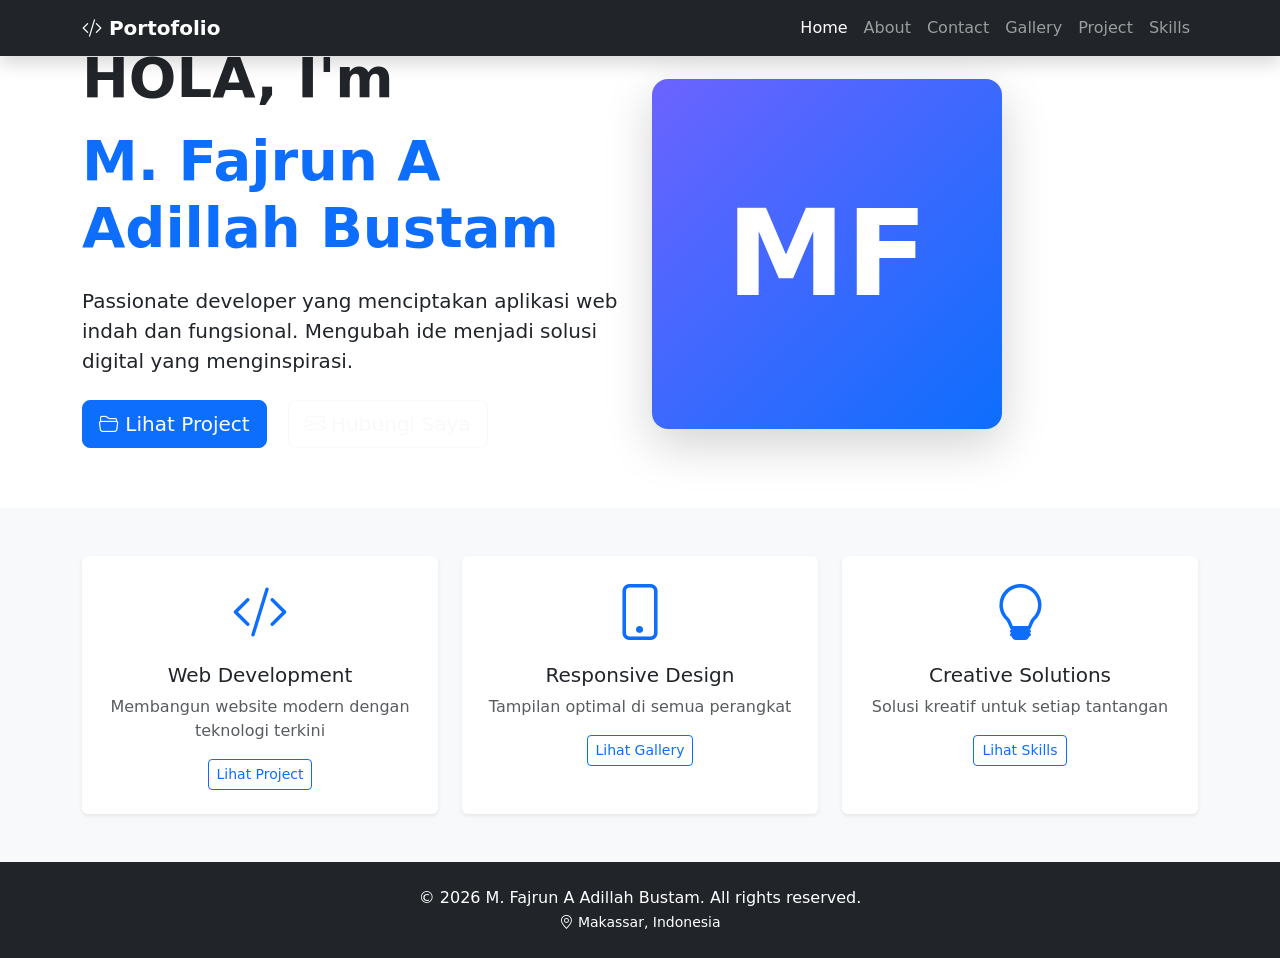
<file: crud/src/main/resources/templates/index.html>
<!DOCTYPE html>
<html lang="id" xmlns:th="http://www.thymeleaf.org">
<head>
    <meta charset="UTF-8">
    <meta name="viewport" content="width=device-width, initial-scale=1.0">
    <title>Home - M. Fajrun A Adillah Bustam | Portofolio</title>
    <!-- Bootstrap 5 CSS -->
    <link href="https://cdn.jsdelivr.net/npm/bootstrap@5.3.0/dist/css/bootstrap.min.css" rel="stylesheet">
    <!-- Bootstrap Icons -->
    <link href="https://cdn.jsdelivr.net/npm/bootstrap-icons@1.11.0/font/bootstrap-icons.css" rel="stylesheet">
    <!-- External CSS -->
    <link rel="stylesheet" th:href="@{/css/style.css}">
</head>
<body>
    <!-- Navbar -->
    <nav class="navbar navbar-expand-lg navbar-dark bg-dark fixed-top shadow">
        <div class="container">
            <a class="navbar-brand fw-bold" th:href="@{/}">
                <i class="bi bi-code-slash"></i> Portofolio
            </a>
            <button class="navbar-toggler" type="button" data-bs-toggle="collapse" data-bs-target="#navbarNav" 
                    aria-controls="navbarNav" aria-expanded="false" aria-label="Toggle navigation">
                <span class="navbar-toggler-icon"></span>
            </button>
            <div class="collapse navbar-collapse" id="navbarNav">
                <ul class="navbar-nav ms-auto">
                    <li class="nav-item">
                        <a class="nav-link active" th:href="@{/}">Home</a>
                    </li>
                    <li class="nav-item">
                        <a class="nav-link" th:href="@{/about}">About</a>
                    </li>
                    <li class="nav-item">
                        <a class="nav-link" th:href="@{/contact}">Contact</a>
                    </li>
                    <li class="nav-item">
                        <a class="nav-link" th:href="@{/gallery}">Gallery</a>
                    </li>
                    <li class="nav-item">
                        <a class="nav-link" th:href="@{/projects}">Project</a>
                    </li>
                    <li class="nav-item">
                        <a class="nav-link" th:href="@{/skills}">Skills</a>
                    </li>
                </ul>
            </div>
        </div>
    </nav>

    <!-- Hero Section / Jumbotron -->
    <section class="hero-section d-flex align-items-center">
        <div class="container">
            <div class="row align-items-center">
                <div class="col-lg-6 hero-text">
                    <span class="badge bg-primary mb-3 px-3 py-2">Full Stack Developer</span>
                    <h1 class="display-4 fw-bold mb-3">HOLA, I'm</h1>
                    <h1 class="display-4 fw-bold mb-4 text-primary">M. Fajrun A Adillah Bustam</h1>
                    <p class="lead mb-4">
                        Passionate developer yang menciptakan aplikasi web indah dan fungsional. 
                        Mengubah ide menjadi solusi digital yang menginspirasi.
                    </p>
                    <div class="hero-buttons">
                        <a th:href="@{/projects}" class="btn btn-primary btn-lg me-3">
                            <i class="bi bi-folder2-open"></i> Lihat Project
                        </a>
                        <a th:href="@{/contact}" class="btn btn-outline-light btn-lg">
                            <i class="bi bi-envelope"></i> Hubungi Saya
                        </a>
                    </div>
                    <div class="social-links mt-4">
                        <a th:href="@{https://github.com/mfajrun01-pixel}" target="_blank" class="text-white me-3" data-bs-toggle="tooltip" title="GitHub">
                          <i class="bi bi-github fs-4"></i>
                         </a>
                         <a th:href="@{https://instagram.com/fajerunn10}" target="_blank" class="text-white me-3" data-bs-toggle="tooltip" title="Instagram">
                          <i class="bi bi-instagram fs-4"></i>
                         </a>
                         <a th:href="@{https://wa.me/62895800940017?text=Halo%20Fajrun%2C%20saya%20tertarik%20dengan%20portofolio%20Anda}" target="_blank" class="text-white me-3" data-bs-toggle="tooltip" title="WhatsApp">
                         <i class="bi bi-whatsapp fs-4"></i>
                        </a>
                        <a th:href="@{mailto:mfajrun01@student.ciputra.ac.id?subject=Portfolio%20Inquiry&body=Halo%20Fajrun%2C%20saya%20tertarik%20dengan%20portofolio%20Anda}" class="text-white" data-bs-toggle="tooltip" title="Email">
                          <i class="bi bi-envelope fs-4"></i>
                         </a>
                    </div>
                </div>
                <div class="col-lg-6 text-center hero-image">
                    <div class="profile-img-wrapper">
                       <div class="profile-img img-fluid rounded-4 shadow-lg d-flex align-items-center justify-content-center" 
                            style="width: 350px; height: 350px; background: linear-gradient(135deg, #6C63FF, #0d6efd); font-size: 120px; color: white; font-weight: bold;">
                             MF
                        </div>
                    </div>
                </div>
            </div>
        </div>
    </section>

    <!-- Quick Info Section -->
    <section class="py-5 bg-light">
        <div class="container">
            <div class="row text-center g-4">
                <div class="col-md-4">
                    <div class="card border-0 shadow-sm h-100 hover-card">
                        <div class="card-body p-4">
                            <i class="bi bi-code-slash text-primary display-4"></i>
                            <h5 class="card-title mt-3">Web Development</h5>
                            <p class="card-text text-muted">Membangun website modern dengan teknologi terkini</p>
                            <a th:href="@{/projects}" class="btn btn-sm btn-outline-primary">Lihat Project</a>
                        </div>
                    </div>
                </div>
                <div class="col-md-4">
                    <div class="card border-0 shadow-sm h-100 hover-card">
                        <div class="card-body p-4">
                            <i class="bi bi-phone text-primary display-4"></i>
                            <h5 class="card-title mt-3">Responsive Design</h5>
                            <p class="card-text text-muted">Tampilan optimal di semua perangkat</p>
                            <a th:href="@{/gallery}" class="btn btn-sm btn-outline-primary">Lihat Gallery</a>
                        </div>
                    </div>
                </div>
                <div class="col-md-4">
                    <div class="card border-0 shadow-sm h-100 hover-card">
                        <div class="card-body p-4">
                            <i class="bi bi-lightbulb text-primary display-4"></i>
                            <h5 class="card-title mt-3">Creative Solutions</h5>
                            <p class="card-text text-muted">Solusi kreatif untuk setiap tantangan</p>
                            <a th:href="@{/skills}" class="btn btn-sm btn-outline-primary">Lihat Skills</a>
                        </div>
                    </div>
                </div>
            </div>
        </div>
    </section>

    <!-- Footer -->
    <footer class="bg-dark text-white text-center py-4">
        <div class="container">
            <p class="mb-0">&copy; 2026 M. Fajrun A Adillah Bustam. All rights reserved.</p>
            <small><i class="bi bi-geo-alt"></i> Makassar, Indonesia</small>
        </div>
    </footer>

    <!-- Bootstrap JS -->
    <script src="https://cdn.jsdelivr.net/npm/bootstrap@5.3.0/dist/js/bootstrap.bundle.min.js"></script>
    <!-- External JavaScript -->
    <script th:src="@{/js/script.js}"></script>
</body>
</html>
</file>
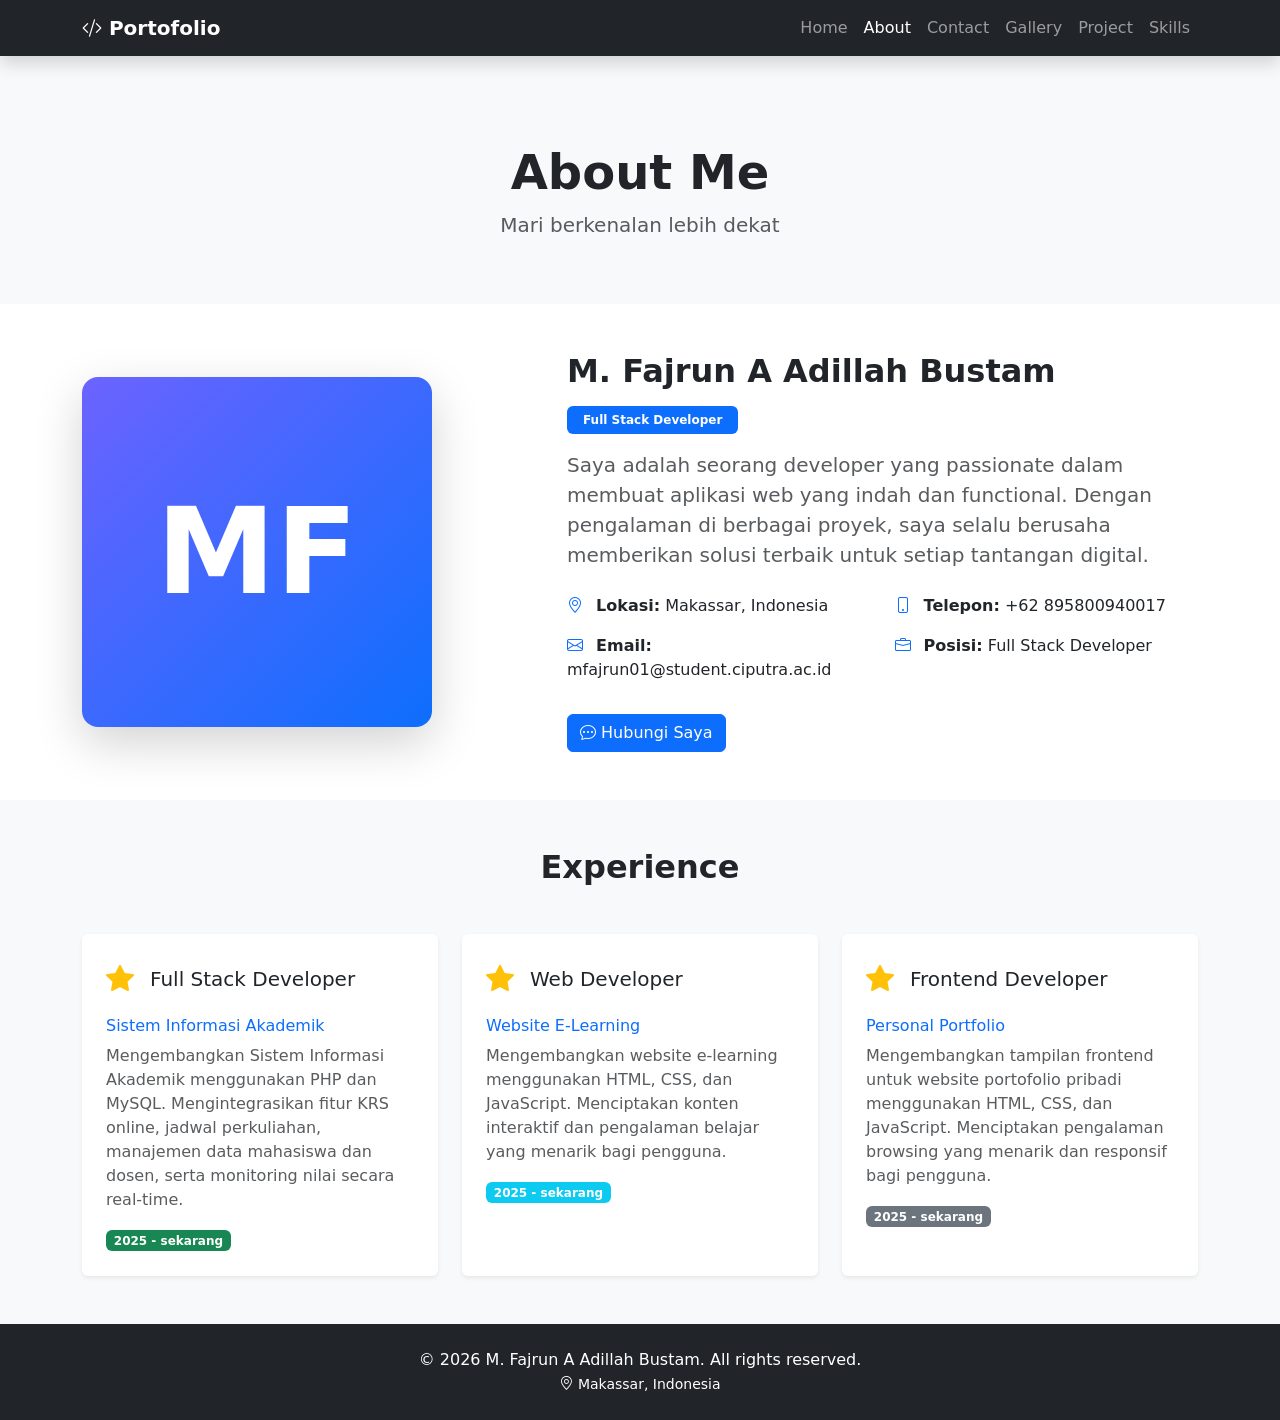
<file: crud/src/main/resources/templates/about.html>
<!DOCTYPE html>
<html lang="id" xmlns:th="http://www.thymeleaf.org">
<head>
    <meta charset="UTF-8">
    <meta name="viewport" content="width=device-width, initial-scale=1.0">
    <title>About - M. Fajrun A Adillah Bustam</title>
    <link href="https://cdn.jsdelivr.net/npm/bootstrap@5.3.0/dist/css/bootstrap.min.css" rel="stylesheet">
    <link href="https://cdn.jsdelivr.net/npm/bootstrap-icons@1.11.0/font/bootstrap-icons.css" rel="stylesheet">
    <link rel="stylesheet" th:href="@{/css/style.css}">
</head>
<body>
    <!-- Navbar -->
    <nav class="navbar navbar-expand-lg navbar-dark bg-dark fixed-top shadow">
        <div class="container">
            <a class="navbar-brand fw-bold" th:href="@{/}">
                <i class="bi bi-code-slash"></i> Portofolio
            </a>
            <button class="navbar-toggler" type="button" data-bs-toggle="collapse" data-bs-target="#navbarNav">
                <span class="navbar-toggler-icon"></span>
            </button>
            <div class="collapse navbar-collapse" id="navbarNav">
                <ul class="navbar-nav ms-auto">
                    <li class="nav-item"><a class="nav-link" th:href="@{/}">Home</a></li>
                    <li class="nav-item"><a class="nav-link active" th:href="@{/about}">About</a></li>
                    <li class="nav-item"><a class="nav-link" th:href="@{/contact}">Contact</a></li>
                    <li class="nav-item"><a class="nav-link" th:href="@{/gallery}">Gallery</a></li>
                    <li class="nav-item"><a class="nav-link" th:href="@{/projects}">Project</a></li>
                    <li class="nav-item"><a class="nav-link" th:href="@{/skills}">Skills</a></li>
                </ul>
            </div>
        </div>
    </nav>

    <!-- About Header -->
    <section class="page-header mt-5 pt-5 bg-light">
        <div class="container text-center py-5">
            <h1 class="display-5 fw-bold">About Me</h1>
            <p class="lead text-muted">Mari berkenalan lebih dekat</p>
        </div>
    </section>

    <!-- About Content -->
    <section class="about-section py-5">
        <div class="container">
            <div class="row align-items-center g-5">
                <div class="col-lg-5 text-center">
                    <div class="about-img img-fluid rounded-4 shadow-lg d-flex align-items-center justify-content-center" 
                         style="width: 350px; height: 350px; background: linear-gradient(135deg, #6C63FF, #0d6efd); font-size: 120px; color: white; font-weight: bold;">
                         MF
                    </div>
                </div>
                <div class="col-lg-7">
                    <h2 class="fw-bold mb-3">M. Fajrun A Adillah Bustam</h2>
                    <span class="badge bg-primary mb-3 px-3 py-2">Full Stack Developer</span>
                    <p class="text-muted lead mb-4">
                        Saya adalah seorang developer yang passionate dalam membuat aplikasi web yang indah dan functional.
                        Dengan pengalaman di berbagai proyek, saya selalu berusaha memberikan solusi terbaik 
                        untuk setiap tantangan digital.
                    </p>
                    <div class="row mt-4">
                        <div class="col-sm-6">
                            <p><i class="bi bi-geo-alt text-primary me-2"></i> <strong>Lokasi:</strong> Makassar, Indonesia</p>
                            <p><i class="bi bi-envelope text-primary me-2"></i> <strong>Email:</strong> mfajrun01@student.ciputra.ac.id</p>
                        </div>
                        <div class="col-sm-6">
                            <p><i class="bi bi-phone text-primary me-2"></i> <strong>Telepon:</strong> +62 895800940017</p>
                            <p><i class="bi bi-briefcase text-primary me-2"></i> <strong>Posisi:</strong> Full Stack Developer</p>
                        </div>
                    </div>
                    <a th:href="@{/contact}" class="btn btn-primary mt-3">
                        <i class="bi bi-chat-dots"></i> Hubungi Saya
                    </a>
                </div>
            </div>
        </div>
    </section>

    <!-- Experience Section -->
    <section class="experience-section py-5 bg-light">
        <div class="container">
            <h2 class="text-center fw-bold mb-5">Experience</h2>
            <div class="row g-4">
                <div class="col-md-4">
                    <div class="card border-0 shadow-sm h-100 hover-card">
                        <div class="card-body p-4">
                            <div class="d-flex align-items-center mb-3">
                                <i class="bi bi-star-fill text-warning fs-3 me-3"></i>
                                <h5 class="card-title mb-0">Full Stack Developer</h5>
                            </div>
                            <h6 class="text-primary">Sistem Informasi Akademik</h6>
                            <p class="text-muted">Mengembangkan Sistem Informasi Akademik menggunakan PHP dan MySQL. Mengintegrasikan fitur KRS online, jadwal perkuliahan, manajemen data  mahasiswa dan dosen, serta monitoring nilai secara real-time.</p>
                            <span class="badge bg-success">2025 - sekarang</span>
                        </div>
                    </div>
                </div>
                <div class="col-md-4">
                    <div class="card border-0 shadow-sm h-100 hover-card">
                        <div class="card-body p-4">
                            <div class="d-flex align-items-center mb-3">
                                <i class="bi bi-star-fill text-warning fs-3 me-3"></i>
                                <h5 class="card-title mb-0">Web Developer</h5>
                            </div>
                            <h6 class="text-primary">Website E-Learning</h6>
                            <p class="text-muted">Mengembangkan website e-learning menggunakan HTML, CSS, dan JavaScript. Menciptakan konten interaktif dan pengalaman belajar yang menarik bagi pengguna.</p>
                            <span class="badge bg-info">2025 - sekarang</span>
                        </div>
                    </div>
                </div>
                <div class="col-md-4">
                    <div class="card border-0 shadow-sm h-100 hover-card">
                        <div class="card-body p-4">
                            <div class="d-flex align-items-center mb-3">
                                <i class="bi bi-star-fill text-warning fs-3 me-3"></i>
                                <h5 class="card-title mb-0">Frontend Developer</h5>
                            </div>
                            <h6 class="text-primary">Personal Portfolio</h6>
                            <p class="text-muted">Mengembangkan tampilan frontend untuk website portofolio pribadi menggunakan HTML, CSS, dan JavaScript. Menciptakan pengalaman browsing yang menarik dan responsif bagi pengguna.</p>
                            <span class="badge bg-secondary">2025 - sekarang</span>
                        </div>
                    </div>
                </div>
            </div>
        </div>
    </section>

    <!-- Footer -->
    <footer class="bg-dark text-white text-center py-4">
        <div class="container">
            <p class="mb-0">&copy; 2026 M. Fajrun A Adillah Bustam. All rights reserved.</p>
            <small><i class="bi bi-geo-alt"></i> Makassar, Indonesia</small>
        </div>
    </footer>

    <script src="https://cdn.jsdelivr.net/npm/bootstrap@5.3.0/dist/js/bootstrap.bundle.min.js"></script>
    <script th:src="@{/js/script.js}"></script>
</body>
</html>
</file>
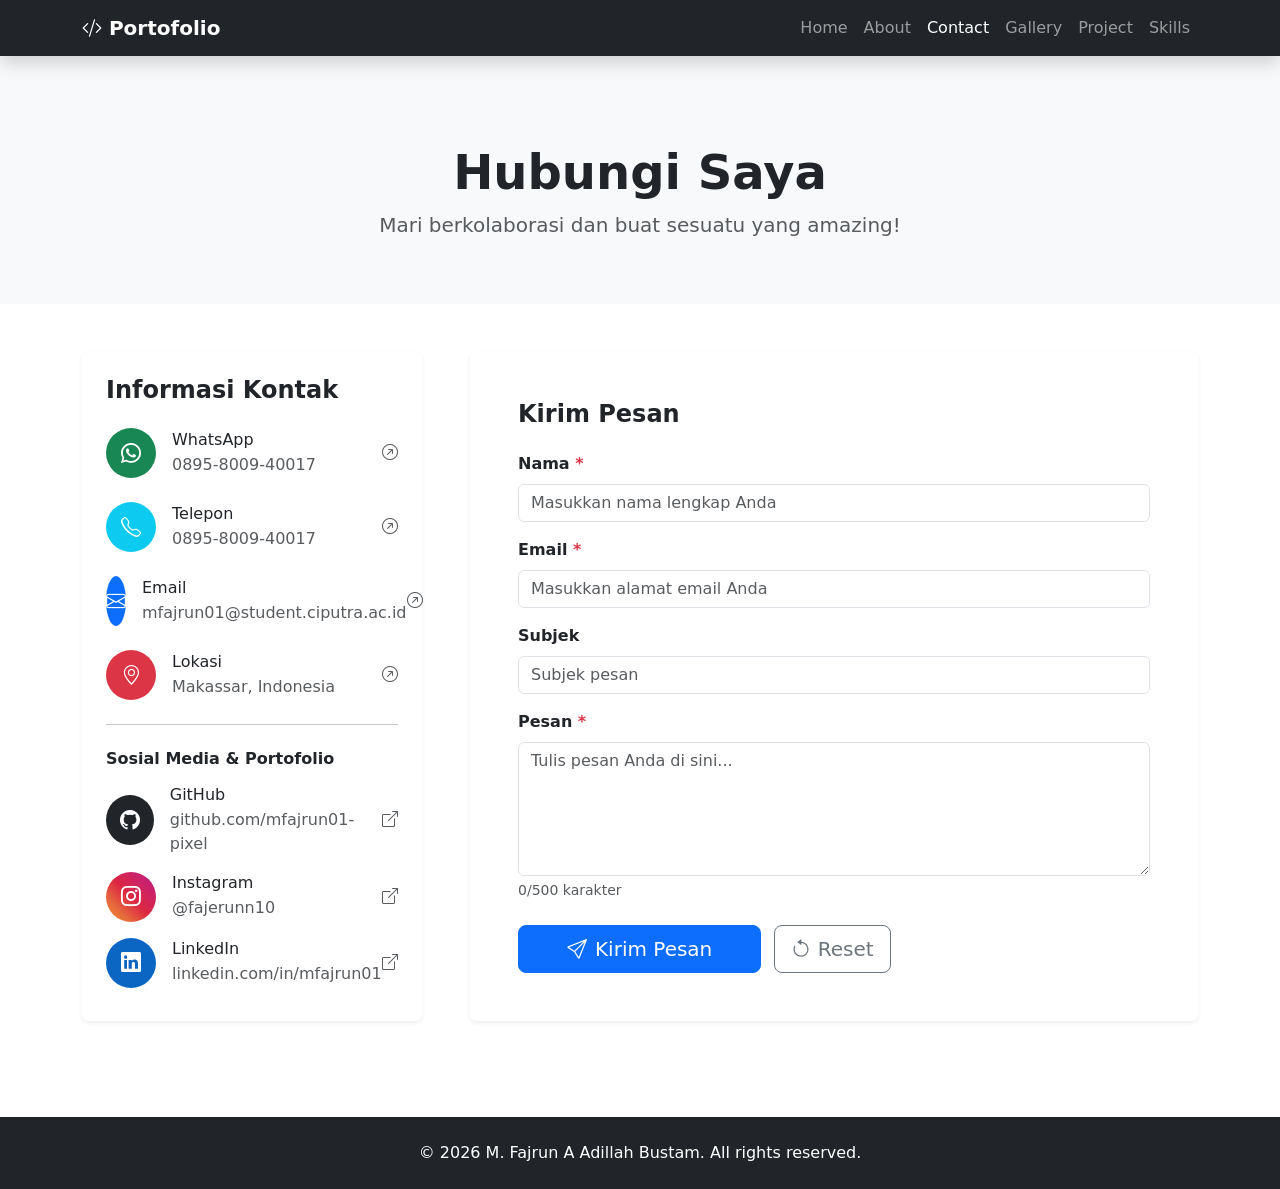
<file: crud/src/main/resources/templates/contact.html>
<!DOCTYPE html>
<html lang="id">
<head>
    <meta charset="UTF-8">
    <meta name="viewport" content="width=device-width, initial-scale=1.0">
    <title>Contact - M. Fajrun A Adillah Bustam</title>
    <link href="https://cdn.jsdelivr.net/npm/bootstrap@5.3.0/dist/css/bootstrap.min.css" rel="stylesheet">
    <link href="https://cdn.jsdelivr.net/npm/bootstrap-icons@1.11.0/font/bootstrap-icons.css" rel="stylesheet">
    <link rel="stylesheet" th:href="@{/css/style.css}">
</head>
<body>
    <!-- Navbar -->
    <nav class="navbar navbar-expand-lg navbar-dark bg-dark fixed-top shadow">
        <div class="container">
            <a class="navbar-brand fw-bold" th:href="@{/}">
                <i class="bi bi-code-slash"></i> Portofolio
            </a>
            <button class="navbar-toggler" type="button" data-bs-toggle="collapse" data-bs-target="#navbarNav">
                <span class="navbar-toggler-icon"></span>
            </button>
            <div class="collapse navbar-collapse" id="navbarNav">
                <ul class="navbar-nav ms-auto">
                    <li class="nav-item"><a class="nav-link" th:href="@{/}">Home</a></li>
                    <li class="nav-item"><a class="nav-link" th:href="@{/about}">About</a></li>
                    <li class="nav-item"><a class="nav-link active" th:href="@{/contact}">Contact</a></li>
                    <li class="nav-item"><a class="nav-link" th:href="@{/gallery}">Gallery</a></li>
                    <li class="nav-item"><a class="nav-link" th:href="@{/projects}">Project</a></li>
                    <li class="nav-item"><a class="nav-link" th:href="@{/skills}">Skills</a></li>
                </ul>
            </div>
        </div>
    </nav>

    <!-- Contact Header -->
    <section class="page-header mt-5 pt-5 bg-light">
        <div class="container text-center py-5">
            <h1 class="display-5 fw-bold">Hubungi Saya</h1>
            <p class="lead text-muted">Mari berkolaborasi dan buat sesuatu yang amazing!</p>
        </div>
    </section>

    <!-- Contact Content -->
    <section class="contact-section py-5">
        <div class="container">
            <!-- Alert untuk feedback (hidden by default) -->
            <div id="alertSuccess" class="alert alert-success alert-dismissible fade show d-none" role="alert">
                <i class="bi bi-check-circle-fill me-2"></i>
                <span id="alertMessage"></span>
                <button type="button" class="btn-close" data-bs-dismiss="alert" aria-label="Close"></button>
            </div>
            <div id="alertError" class="alert alert-danger alert-dismissible fade show d-none" role="alert">
                <i class="bi bi-exclamation-triangle-fill me-2"></i>
                <span id="alertErrorMessage"></span>
                <button type="button" class="btn-close" data-bs-dismiss="alert" aria-label="Close"></button>
            </div>

            <div class="row g-5">
                <!-- Informasi Kontak -->
<div class="col-lg-4">
    <div class="card border-0 shadow-sm h-100">
        <div class="card-body p-4">
            <h4 class="fw-bold mb-4">Informasi Kontak</h4>
            
            <!-- WhatsApp -->
            <a th:href="@{https://wa.me/62895800940017?text=Halo%20Fajrun%2C%20saya%20tertarik%20dengan%20portofolio%20Anda}" 
               target="_blank" 
               class="text-decoration-none contact-link">
                <div class="d-flex align-items-center mb-4">
                    <div class="icon-box bg-success text-white rounded-circle d-flex align-items-center justify-content-center me-3" 
                         style="width: 50px; height: 50px;">
                        <i class="bi bi-whatsapp fs-5"></i>
                    </div>
                    <div>
                        <h6 class="mb-1 text-dark">WhatsApp</h6>
                        <p class="text-muted mb-0">0895-8009-40017</p>
                    </div>
                    <div class="ms-auto">
                        <i class="bi bi-arrow-up-right-circle text-muted"></i>
                    </div>
                </div>
            </a>

            <!-- Telepon -->
            <a th:href="@{tel:+62895800940017}" 
               class="text-decoration-none contact-link">
                <div class="d-flex align-items-center mb-4">
                    <div class="icon-box bg-info text-white rounded-circle d-flex align-items-center justify-content-center me-3" 
                         style="width: 50px; height: 50px;">
                        <i class="bi bi-telephone fs-5"></i>
                    </div>
                    <div>
                        <h6 class="mb-1 text-dark">Telepon</h6>
                        <p class="text-muted mb-0">0895-8009-40017</p>
                    </div>
                    <div class="ms-auto">
                        <i class="bi bi-arrow-up-right-circle text-muted"></i>
                    </div>
                </div>
            </a>

            <!-- Email -->
            <a th:href="@{mailto:mfajrun01@student.ciputra.ac.id?subject=Portfolio%20Inquiry&body=Halo%20Fajrun%2C%20saya%20tertarik%20untuk%20berkolaborasi}" 
               class="text-decoration-none contact-link">
                <div class="d-flex align-items-center mb-4">
                    <div class="icon-box bg-primary text-white rounded-circle d-flex align-items-center justify-content-center me-3" 
                         style="width: 50px; height: 50px;">
                        <i class="bi bi-envelope fs-5"></i>
                    </div>
                    <div>
                        <h6 class="mb-1 text-dark">Email</h6>
                        <p class="text-muted mb-0">mfajrun01@student.ciputra.ac.id</p>
                    </div>
                    <div class="ms-auto">
                        <i class="bi bi-arrow-up-right-circle text-muted"></i>
                    </div>
                </div>
            </a>

            <!-- Lokasi -->
            <a th:href="@{https://maps.google.com/?q=Makassar+Sulawesi+Selatan+Indonesia}" 
               target="_blank" 
               class="text-decoration-none contact-link">
                <div class="d-flex align-items-center mb-4">
                    <div class="icon-box bg-danger text-white rounded-circle d-flex align-items-center justify-content-center me-3" 
                         style="width: 50px; height: 50px;">
                        <i class="bi bi-geo-alt fs-5"></i>
                    </div>
                    <div>
                        <h6 class="mb-1 text-dark">Lokasi</h6>
                        <p class="text-muted mb-0">Makassar, Indonesia</p>
                    </div>
                    <div class="ms-auto">
                        <i class="bi bi-arrow-up-right-circle text-muted"></i>
                    </div>
                </div>
            </a>

            <hr class="my-4">
            
            <h6 class="fw-bold mb-3">Sosial Media & Portofolio</h6>
            
            <!-- GitHub -->
            <a th:href="@{https://github.com/mfajrun01-pixel}" 
               target="_blank" 
               class="text-decoration-none contact-link">
                <div class="d-flex align-items-center mb-3">
                    <div class="icon-box bg-dark text-white rounded-circle d-flex align-items-center justify-content-center me-3" 
                         style="width: 50px; height: 50px;">
                        <i class="bi bi-github fs-5"></i>
                    </div>
                    <div>
                        <h6 class="mb-1 text-dark">GitHub</h6>
                        <p class="text-muted mb-0">github.com/mfajrun01-pixel</p>
                    </div>
                    <div class="ms-auto">
                        <i class="bi bi-box-arrow-up-right text-muted"></i>
                    </div>
                </div>
            </a>

            <!-- Instagram -->
            <a th:href="@{https://instagram.com/fajerunn10}" 
               target="_blank" 
               class="text-decoration-none contact-link">
                <div class="d-flex align-items-center mb-3">
                    <div class="icon-box text-white rounded-circle d-flex align-items-center justify-content-center me-3" 
                         style="width: 50px; height: 50px; background: linear-gradient(45deg, #f09433, #e6683c, #dc2743, #cc2366, #bc1888);">
                        <i class="bi bi-instagram fs-5"></i>
                    </div>
                    <div>
                        <h6 class="mb-1 text-dark">Instagram</h6>
                        <p class="text-muted mb-0">@fajerunn10</p>
                    </div>
                    <div class="ms-auto">
                        <i class="bi bi-box-arrow-up-right text-muted"></i>
                    </div>
                </div>
            </a>

            <!-- LinkedIn  -->
            <a th:href="@{https://linkedin.com/in/mfajrun01}" 
               target="_blank" 
               class="text-decoration-none contact-link">
                <div class="d-flex align-items-center">
                    <div class="icon-box text-white rounded-circle d-flex align-items-center justify-content-center me-3" 
                         style="width: 50px; height: 50px; background-color: #0A66C2;">
                        <i class="bi bi-linkedin fs-5"></i>
                    </div>
                    <div>
                        <h6 class="mb-1 text-dark">LinkedIn</h6>
                        <p class="text-muted mb-0">linkedin.com/in/mfajrun01</p>
                    </div>
                    <div class="ms-auto">
                        <i class="bi bi-box-arrow-up-right text-muted"></i>
                    </div>
                </div>
            </a>
        </div>
    </div>
</div>
                <!-- Form Kontak -->
                <div class="col-lg-8">
                    <div class="card border-0 shadow-sm">
                        <div class="card-body p-4 p-lg-5">
                            <h4 class="fw-bold mb-4">Kirim Pesan</h4>
                            <form id="contactForm" novalidate>
                                <div class="mb-3">
                                    <label for="nama" class="form-label fw-semibold">Nama <span class="text-danger">*</span></label>
                                    <input type="text" class="form-control" id="nama" 
                                           placeholder="Masukkan nama lengkap Anda" required>
                                    <div class="invalid-feedback">Nama tidak boleh kosong (minimal 3 karakter)</div>
                                </div>
                                
                                <div class="mb-3">
                                    <label for="email" class="form-label fw-semibold">Email <span class="text-danger">*</span></label>
                                    <input type="email" class="form-control" id="email" 
                                           placeholder="Masukkan alamat email Anda" required>
                                    <div class="invalid-feedback">Masukkan email yang valid (contoh: nama@domain.com)</div>
                                </div>
                                
                                <div class="mb-3">
                                    <label for="subjek" class="form-label fw-semibold">Subjek</label>
                                    <input type="text" class="form-control" id="subjek" 
                                           placeholder="Subjek pesan">
                                </div>
                                
                                <div class="mb-4">
                                    <label for="pesan" class="form-label fw-semibold">Pesan <span class="text-danger">*</span></label>
                                    <textarea class="form-control" id="pesan" rows="5" 
                                              placeholder="Tulis pesan Anda di sini..." required></textarea>
                                    <div class="invalid-feedback">Pesan tidak boleh kosong (minimal 10 karakter)</div>
                                    <div class="form-text">
                                        <span id="charCount">0</span>/500 karakter
                                    </div>
                                </div>
                                
                                <button type="submit" class="btn btn-primary btn-lg px-5">
                                    <i class="bi bi-send me-2"></i>Kirim Pesan
                                </button>
                                <button type="reset" class="btn btn-outline-secondary btn-lg ms-2">
                                    <i class="bi bi-arrow-counterclockwise"></i> Reset
                                </button>
                            </form>
                        </div>
                    </div>
                </div>
            </div>
        </div>
    </section>

    <!-- Modal Konfirmasi -->
    <div class="modal fade" id="confirmModal" tabindex="-1" aria-labelledby="confirmModalLabel" aria-hidden="true">
        <div class="modal-dialog modal-dialog-centered">
            <div class="modal-content">
                <div class="modal-header bg-primary text-white">
                    <h5 class="modal-title" id="confirmModalLabel">
                        <i class="bi bi-check-circle me-2"></i>Konfirmasi Pengiriman
                    </h5>
                    <button type="button" class="btn-close btn-close-white" data-bs-dismiss="modal" aria-label="Close"></button>
                </div>
                <div class="modal-body text-center py-4">
                    <i class="bi bi-envelope-check text-primary display-1 mb-3"></i>
                    <h5>Pesan Siap Dikirim!</h5>
                    <p id="modalPreview" class="text-muted"></p>
                    <p class="mb-0">Apakah Anda yakin ingin mengirim pesan ini?</p>
                </div>
                <div class="modal-footer justify-content-center">
                    <button type="button" class="btn btn-secondary" data-bs-dismiss="modal">Batal</button>
                    <button type="button" class="btn btn-primary" id="confirmSend">
                        <i class="bi bi-send me-1"></i> Ya, Kirim!
                    </button>
                </div>
            </div>
        </div>
    </div>

    <!-- Footer -->
    <footer class="bg-dark text-white text-center py-4 mt-5">
        <div class="container">
            <p class="mb-0">&copy; 2026 M. Fajrun A Adillah Bustam. All rights reserved.</p>
        </div>
    </footer>

    <script src="https://cdn.jsdelivr.net/npm/bootstrap@5.3.0/dist/js/bootstrap.bundle.min.js"></script>
    <script th:src="@{/js/script.js}"></script>
</body>
</html>
</file>
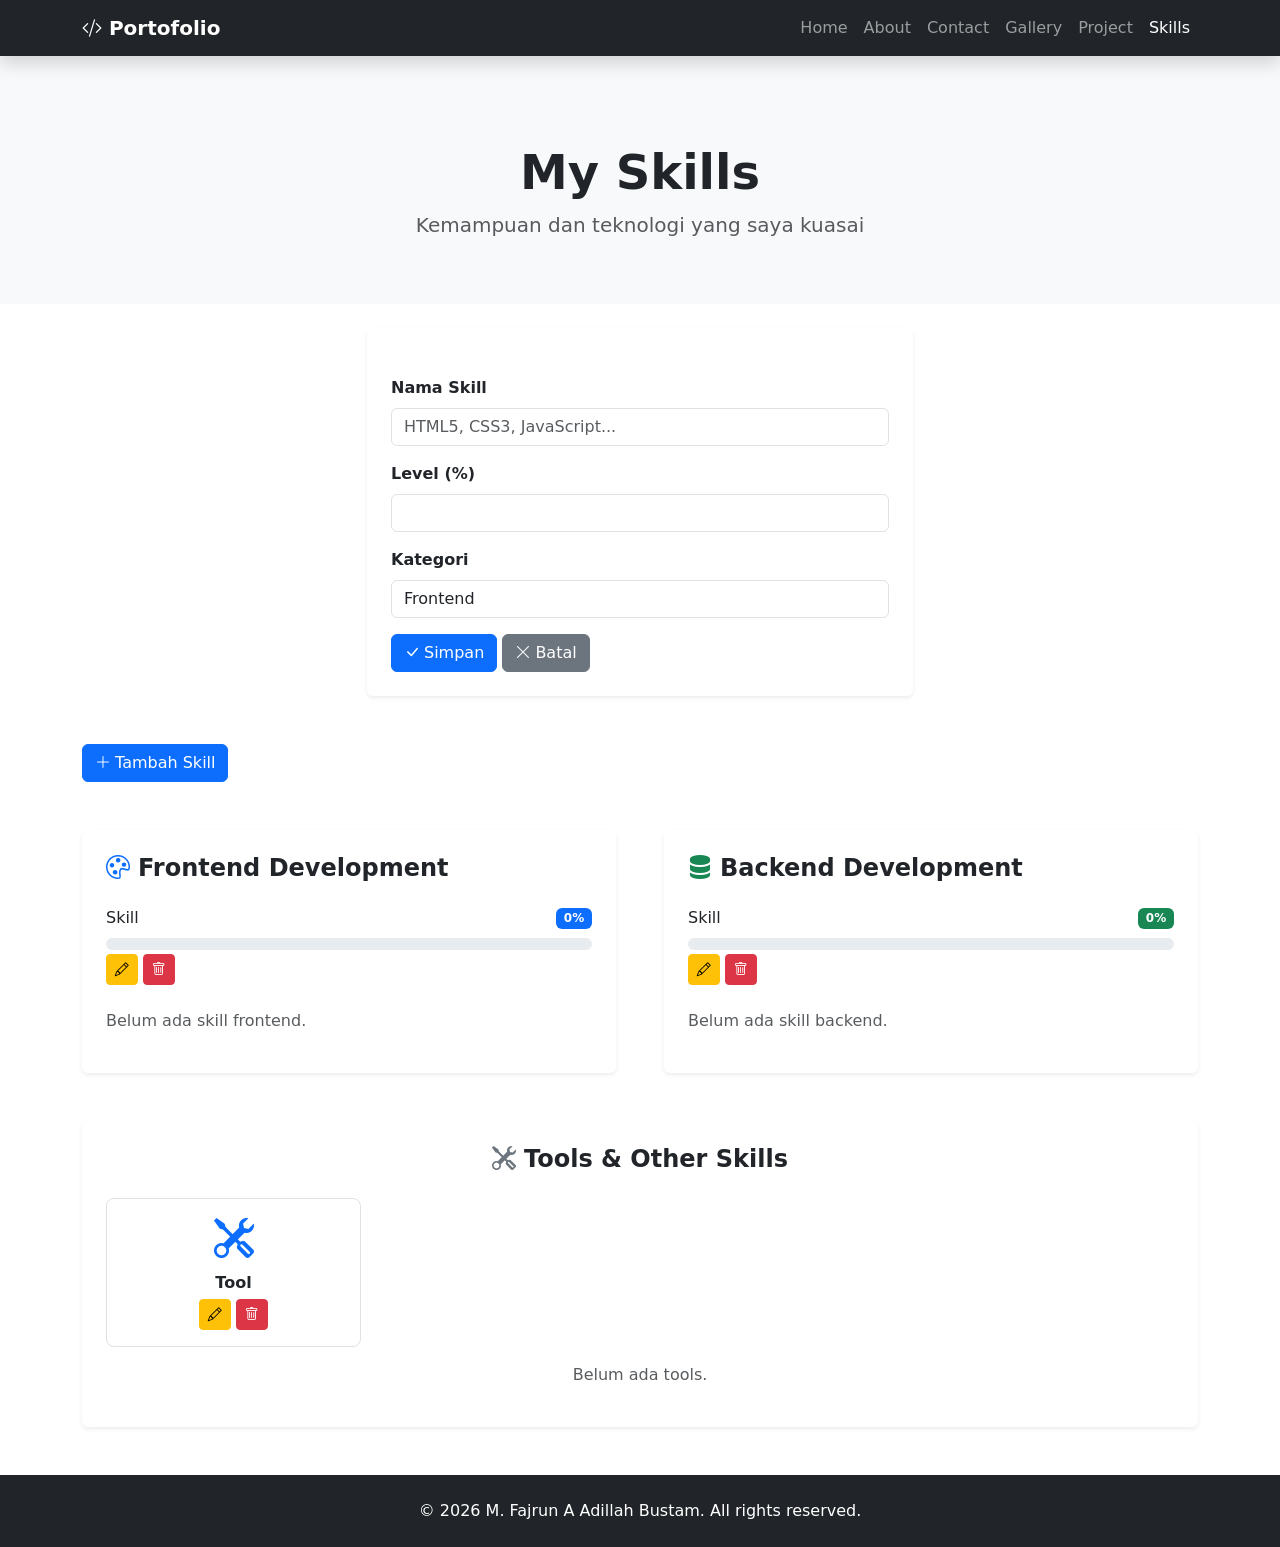
<file: crud/src/main/resources/templates/skills.html>
<!DOCTYPE html>
<html lang="id" xmlns:th="http://www.thymeleaf.org">
<head>
    <meta charset="UTF-8">
    <meta name="viewport" content="width=device-width, initial-scale=1.0">
    <title>Skills - M. Fajrun A Adillah Bustam</title>
    <link href="https://cdn.jsdelivr.net/npm/bootstrap@5.3.0/dist/css/bootstrap.min.css" rel="stylesheet">
    <link href="https://cdn.jsdelivr.net/npm/bootstrap-icons@1.11.0/font/bootstrap-icons.css" rel="stylesheet">
    <link rel="stylesheet" th:href="@{/css/style.css}">
</head>
<body>
    <!-- Navbar -->
    <nav class="navbar navbar-expand-lg navbar-dark bg-dark fixed-top shadow">
        <div class="container">
            <a class="navbar-brand fw-bold" th:href="@{/}">
                <i class="bi bi-code-slash"></i> Portofolio
            </a>
            <button class="navbar-toggler" type="button" data-bs-toggle="collapse" data-bs-target="#navbarNav">
                <span class="navbar-toggler-icon"></span>
            </button>
            <div class="collapse navbar-collapse" id="navbarNav">
                <ul class="navbar-nav ms-auto">
                    <li class="nav-item"><a class="nav-link" th:href="@{/}">Home</a></li>
                    <li class="nav-item"><a class="nav-link" th:href="@{/about}">About</a></li>
                    <li class="nav-item"><a class="nav-link" th:href="@{/contact}">Contact</a></li>
                    <li class="nav-item"><a class="nav-link" th:href="@{/gallery}">Gallery</a></li>
                    <li class="nav-item"><a class="nav-link" th:href="@{/projects}">Project</a></li>
                    <li class="nav-item"><a class="nav-link active" th:href="@{/skills}">Skills</a></li>
                </ul>
            </div>
        </div>
    </nav>

    <!-- Skills Header -->
    <section class="page-header mt-5 pt-5 bg-light">
        <div class="container text-center py-5">
            <h1 class="display-5 fw-bold">My Skills</h1>
            <p class="lead text-muted">Kemampuan dan teknologi yang saya kuasai</p>
        </div>
    </section>

    <!-- ========== FORM ========== -->
    <th:block th:if="${skill != null}">
        <section class="py-4">
            <div class="container">
                <div class="row justify-content-center">
                    <div class="col-md-6">
                        <div class="card border-0 shadow-sm">
                            <div class="card-body p-4">
                                <h4 class="fw-bold mb-4" th:text="${skill.id != null ? 'Edit Skill' : 'Tambah Skill'}"></h4>
                                <form th:action="@{${skill.id != null ? '/skills/update/' + skill.id : '/skills/save'}}" 
                                      th:object="${skill}" method="post">
                                    <div class="mb-3">
                                        <label class="form-label fw-bold">Nama Skill</label>
                                        <input type="text" class="form-control" th:field="*{nama}" placeholder="HTML5, CSS3, JavaScript..." required>
                                    </div>
                                    <div class="mb-3">
                                        <label class="form-label fw-bold">Level (%)</label>
                                        <input type="number" class="form-control" th:field="*{level}" min="0" max="100" required>
                                    </div>
                                    <div class="mb-3">
                                        <label class="form-label fw-bold">Kategori</label>
                                        <select class="form-control" th:field="*{kategori}">
                                            <option value="frontend">Frontend</option>
                                            <option value="backend">Backend</option>
                                            <option value="tools">Tools</option>
                                        </select>
                                    </div>
                                    <button type="submit" class="btn btn-primary"><i class="bi bi-check-lg me-1"></i>Simpan</button>
                                    <a th:href="@{/skills}" class="btn btn-secondary"><i class="bi bi-x-lg me-1"></i>Batal</a>
                                </form>
                            </div>
                        </div>
                    </div>
                </div>
            </div>
        </section>
    </th:block>

    <!-- ========== SKILLS CONTENT ========== -->
    <th:block th:unless="${skill != null}">
        <section class="container mt-4">
            <a th:href="@{/skills/add}" class="btn btn-primary">
                <i class="bi bi-plus-lg me-1"></i>Tambah Skill
            </a>
        </section>

        <section class="skills-section py-5">
            <div class="container">
                <div class="row g-5">
                    <!-- Frontend Skills -->
                    <div class="col-lg-6">
                        <div class="card border-0 shadow-sm h-100">
                            <div class="card-body p-4">
                                <h4 class="fw-bold mb-4">
                                    <i class="bi bi-palette text-primary me-2"></i>Frontend Development
                                </h4>
                                
                                <div class="skill-item mb-4" th:each="skill : ${frontendSkills}">
                                    <div class="d-flex justify-content-between align-items-center mb-2">
                                        <span th:text="${skill.nama}">Skill</span>
                                        <span class="badge bg-primary" th:text="${skill.level + '%'}">0%</span>
                                    </div>
                                    <div class="progress" style="height: 12px;">
                                        <div class="progress-bar" 
                                             th:style="'width:' + ${skill.level} + '%'"
                                             th:classappend="${skill.level >= 80 ? 'bg-success' : skill.level >= 60 ? 'bg-info' : skill.level >= 40 ? 'bg-warning' : 'bg-danger'}">
                                        </div>
                                    </div>
                                    <div class="mt-1">
                                        <a th:href="@{/skills/edit/{id}(id=${skill.id})}" class="btn btn-warning btn-sm"><i class="bi bi-pencil"></i></a>
                                        <a th:href="@{/skills/delete/{id}(id=${skill.id})}" class="btn btn-danger btn-sm" onclick="return confirm('Yakin hapus?')"><i class="bi bi-trash"></i></a>
                                    </div>
                                </div>
                                <p th:if="${#lists.isEmpty(frontendSkills)}" class="text-muted">Belum ada skill frontend.</p>
                            </div>
                        </div>
                    </div>

                    <!-- Backend Skills -->
                    <div class="col-lg-6">
                        <div class="card border-0 shadow-sm h-100">
                            <div class="card-body p-4">
                                <h4 class="fw-bold mb-4">
                                    <i class="bi bi-server text-success me-2"></i>Backend Development
                                </h4>
                                
                                <div class="skill-item mb-4" th:each="skill : ${backendSkills}">
                                    <div class="d-flex justify-content-between align-items-center mb-2">
                                        <span th:text="${skill.nama}">Skill</span>
                                        <span class="badge bg-success" th:text="${skill.level + '%'}">0%</span>
                                    </div>
                                    <div class="progress" style="height: 12px;">
                                        <div class="progress-bar" 
                                             th:style="'width:' + ${skill.level} + '%'"
                                             th:classappend="${skill.level >= 80 ? 'bg-success' : skill.level >= 60 ? 'bg-info' : skill.level >= 40 ? 'bg-warning' : 'bg-danger'}">
                                        </div>
                                    </div>
                                    <div class="mt-1">
                                        <a th:href="@{/skills/edit/{id}(id=${skill.id})}" class="btn btn-warning btn-sm"><i class="bi bi-pencil"></i></a>
                                        <a th:href="@{/skills/delete/{id}(id=${skill.id})}" class="btn btn-danger btn-sm" onclick="return confirm('Yakin hapus?')"><i class="bi bi-trash"></i></a>
                                    </div>
                                </div>
                                <p th:if="${#lists.isEmpty(backendSkills)}" class="text-muted">Belum ada skill backend.</p>
                            </div>
                        </div>
                    </div>

                    <!-- Tools -->
                    <div class="col-12">
                        <div class="card border-0 shadow-sm">
                            <div class="card-body p-4">
                                <h4 class="fw-bold mb-4 text-center">
                                    <i class="bi bi-tools text-secondary me-2"></i>Tools & Other Skills
                                </h4>
                                <div class="row g-3 text-center">
                                    <div class="col-6 col-md-3" th:each="tool : ${tools}">
                                        <div class="p-3 border rounded-3 hover-card">
                                            <i class="bi bi-tools display-6 text-primary"></i>
                                            <p class="mt-2 mb-0 fw-semibold" th:text="${tool.nama}">Tool</p>
                                            <div class="mt-1">
                                                <a th:href="@{/skills/edit/{id}(id=${tool.id})}" class="btn btn-warning btn-sm"><i class="bi bi-pencil"></i></a>
                                                <a th:href="@{/skills/delete/{id}(id=${tool.id})}" class="btn btn-danger btn-sm" onclick="return confirm('Yakin hapus?')"><i class="bi bi-trash"></i></a>
                                            </div>
                                        </div>
                                    </div>
                                    <p th:if="${#lists.isEmpty(tools)}" class="text-muted col-12">Belum ada tools.</p>
                                </div>
                            </div>
                        </div>
                    </div>
                </div>
            </div>
        </section>
    </th:block>

    <!-- Footer -->
    <footer class="bg-dark text-white text-center py-4">
        <div class="container">
            <p class="mb-0">&copy; 2026 M. Fajrun A Adillah Bustam. All rights reserved.</p>
        </div>
    </footer>

    <script src="https://cdn.jsdelivr.net/npm/bootstrap@5.3.0/dist/js/bootstrap.bundle.min.js"></script>
    <script th:src="@{/js/script.js}"></script>
</body>
</html>
</file>
